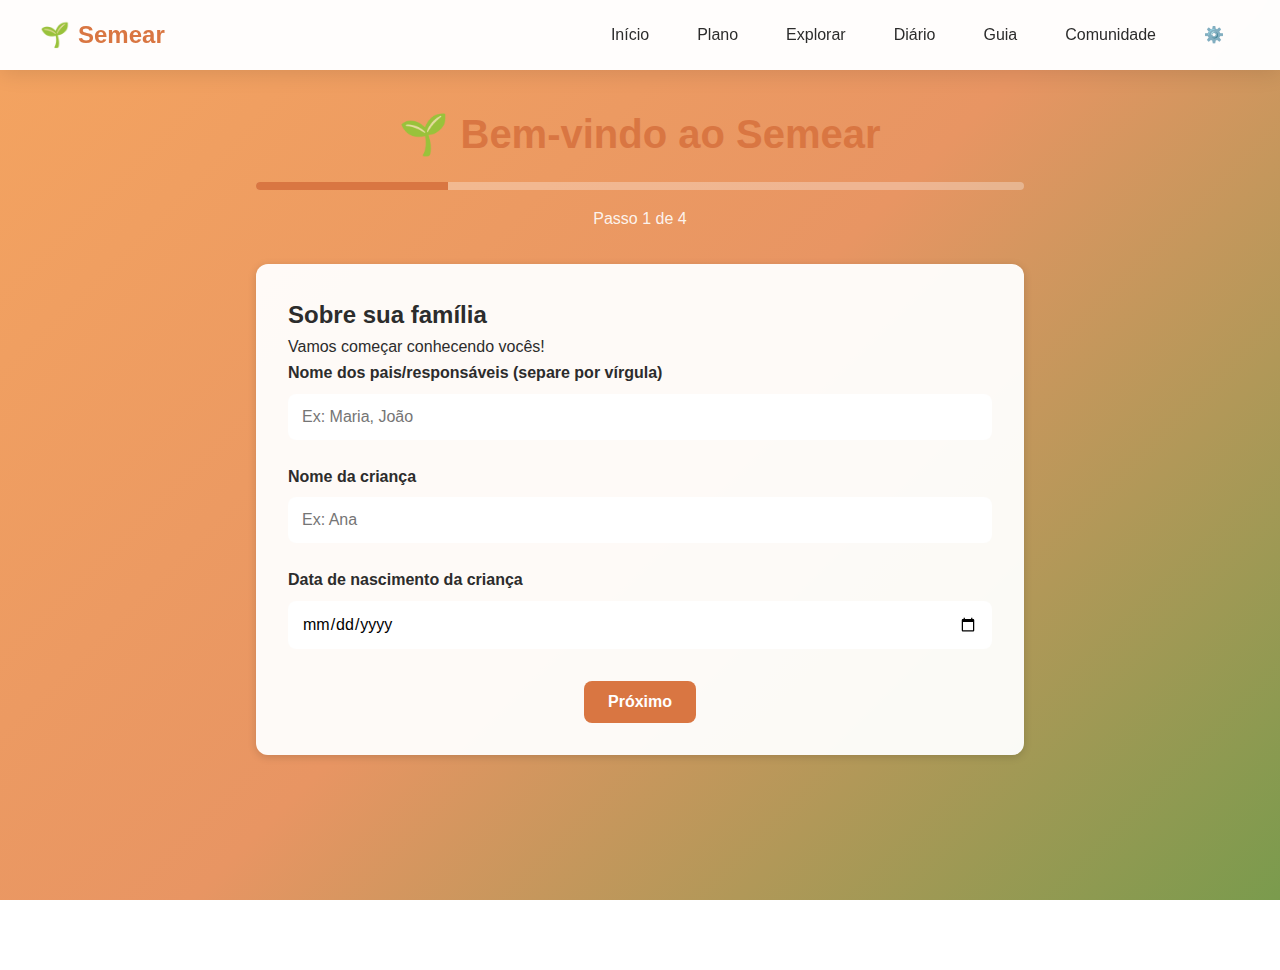
<file: index.html>
<!DOCTYPE html>
<html lang="pt-BR">
<head>
  <meta charset="UTF-8">
  <meta name="viewport" content="width=device-width, initial-scale=1.0">
  <meta name="description" content="Semear - Programa educacional para famílias brasileiras protagonistas na formação de seus filhos">
  <meta name="theme-color" content="#2d5016">
  
  <title>Semear - Educação com Valores e Cultura Brasileira</title>
  
  <!-- Favicon -->
  <link rel="icon" href="data:image/svg+xml,<svg xmlns='http://www.w3.org/2000/svg' viewBox='0 0 100 100'><text y='.9em' font-size='90'>🌱</text></svg>">
  
  <!-- Manifest PWA -->
  <link rel="manifest" href="/manifest.json">
  
  <!-- Styles -->
  <link rel="stylesheet" href="/assets/css/styles.css">
  
  <!-- Apple Touch Icon -->
  <link rel="apple-touch-icon" href="data:image/svg+xml,<svg xmlns='http://www.w3.org/2000/svg' viewBox='0 0 100 100'><text y='.9em' font-size='90'>🌱</text></svg>">
</head>
<body>
  <!-- Navegação -->
  <nav>
    <div class="nav-container">
      <a href="/" class="nav-brand" data-link>
        <span>🌱</span>
        <span>Semear</span>
      </a>
      
      <ul class="nav-links">
        <li><a href="/" data-link>Início</a></li>
        <li><a href="/weekly-plan" data-link>Plano</a></li>
        <li><a href="/explorer" data-link>Explorar</a></li>
        <li><a href="/diary" data-link>Diário</a></li>
        <li><a href="/guide" data-link>Guia</a></li>
        <li><a href="/community" data-link>Comunidade</a></li>
        <li><a href="/settings" data-link>⚙️</a></li>
      </ul>
    </div>
  </nav>

  <!-- Conteúdo Principal -->
  <div id="app">
    <div class="container">
      <div style="text-align: center; padding: 4rem 1rem;">
        <h1 style="font-size: 3rem; color: #2d5016;">🌱</h1>
        <p style="color: #666;">Carregando...</p>
      </div>
    </div>
  </div>

  <!-- Scripts -->
  <script type="module" src="/assets/js/app.js"></script>
  
  <!-- Service Worker Registration -->
  <script>
    if ('serviceWorker' in navigator) {
      window.addEventListener('load', () => {
        navigator.serviceWorker.register('/service-worker.js')
          .then(registration => {
            console.log('Service Worker registrado:', registration);
          })
          .catch(error => {
            console.log('Erro ao registrar Service Worker:', error);
          });
      });
    }
  </script>
</body>
</html>
</file>
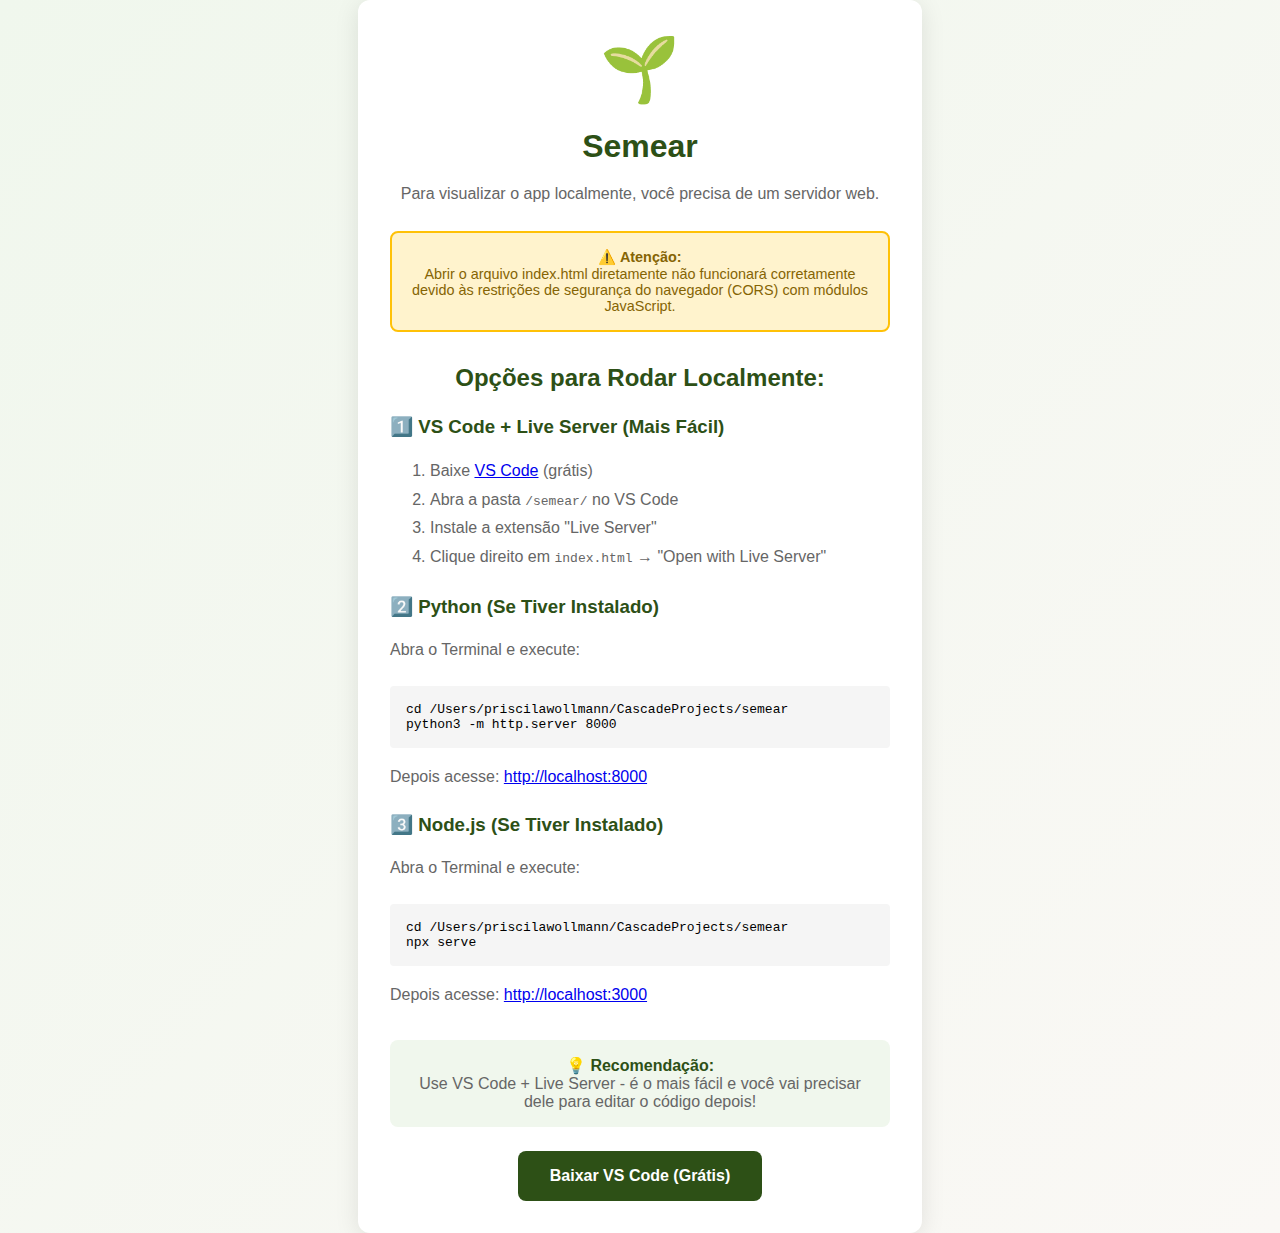
<file: ABRIR_NO_NAVEGADOR.html>
<!DOCTYPE html>
<html lang="pt-BR">
<head>
  <meta charset="UTF-8">
  <meta name="viewport" content="width=device-width, initial-scale=1.0">
  <title>Redirecionando para Semear...</title>
  <style>
    body {
      font-family: -apple-system, BlinkMacSystemFont, 'Segoe UI', Roboto, sans-serif;
      display: flex;
      justify-content: center;
      align-items: center;
      min-height: 100vh;
      margin: 0;
      background: linear-gradient(135deg, #f0f7ed 0%, #faf8f5 100%);
    }
    .container {
      text-align: center;
      padding: 2rem;
      background: white;
      border-radius: 12px;
      box-shadow: 0 4px 24px rgba(0,0,0,0.1);
      max-width: 500px;
    }
    h1 { color: #2d5016; margin-bottom: 1rem; }
    .emoji { font-size: 4rem; margin-bottom: 1rem; }
    p { color: #666; line-height: 1.6; margin-bottom: 1.5rem; }
    .btn {
      display: inline-block;
      padding: 1rem 2rem;
      background: #2d5016;
      color: white;
      text-decoration: none;
      border-radius: 8px;
      font-weight: 600;
      transition: all 0.3s;
    }
    .btn:hover {
      background: #4a7c2c;
      transform: translateY(-2px);
      box-shadow: 0 4px 12px rgba(0,0,0,0.2);
    }
    .warning {
      background: #fff3cd;
      border: 2px solid #ffc107;
      padding: 1rem;
      border-radius: 8px;
      margin-top: 1.5rem;
      color: #856404;
      font-size: 0.9rem;
    }
  </style>
</head>
<body>
  <div class="container">
    <div class="emoji">🌱</div>
    <h1>Semear</h1>
    <p>Para visualizar o app localmente, você precisa de um servidor web.</p>
    
    <div class="warning">
      <strong>⚠️ Atenção:</strong><br>
      Abrir o arquivo index.html diretamente não funcionará corretamente devido às restrições de segurança do navegador (CORS) com módulos JavaScript.
    </div>
    
    <h2 style="color: #2d5016; margin-top: 2rem;">Opções para Rodar Localmente:</h2>
    
    <div style="text-align: left; margin: 1.5rem 0;">
      <h3 style="color: #2d5016;">1️⃣ VS Code + Live Server (Mais Fácil)</h3>
      <ol style="color: #666; line-height: 1.8;">
        <li>Baixe <a href="https://code.visualstudio.com/" target="_blank">VS Code</a> (grátis)</li>
        <li>Abra a pasta <code>/semear/</code> no VS Code</li>
        <li>Instale a extensão "Live Server"</li>
        <li>Clique direito em <code>index.html</code> → "Open with Live Server"</li>
      </ol>
      
      <h3 style="color: #2d5016; margin-top: 1.5rem;">2️⃣ Python (Se Tiver Instalado)</h3>
      <p style="color: #666;">Abra o Terminal e execute:</p>
      <pre style="background: #f5f5f5; padding: 1rem; border-radius: 4px; overflow-x: auto;">cd /Users/priscilawollmann/CascadeProjects/semear
python3 -m http.server 8000</pre>
      <p style="color: #666;">Depois acesse: <a href="http://localhost:8000" target="_blank">http://localhost:8000</a></p>
      
      <h3 style="color: #2d5016; margin-top: 1.5rem;">3️⃣ Node.js (Se Tiver Instalado)</h3>
      <p style="color: #666;">Abra o Terminal e execute:</p>
      <pre style="background: #f5f5f5; padding: 1rem; border-radius: 4px; overflow-x: auto;">cd /Users/priscilawollmann/CascadeProjects/semear
npx serve</pre>
      <p style="color: #666;">Depois acesse: <a href="http://localhost:3000" target="_blank">http://localhost:3000</a></p>
    </div>
    
    <div style="margin-top: 2rem; padding: 1rem; background: #f0f7ed; border-radius: 8px;">
      <strong style="color: #2d5016;">💡 Recomendação:</strong><br>
      <span style="color: #666;">Use VS Code + Live Server - é o mais fácil e você vai precisar dele para editar o código depois!</span>
    </div>
    
    <a href="https://code.visualstudio.com/" target="_blank" class="btn" style="margin-top: 1.5rem;">
      Baixar VS Code (Grátis)
    </a>
  </div>
</body>
</html>
</file>
<file: assets/css/styles.css>
/* styles.css - Estilos do Semear */

/* Reset e Base */
* {
  margin: 0;
  padding: 0;
  box-sizing: border-box;
}

:root {
  /* Paleta inspirada na fauna brasileira - tons quentes e naturais */
  --primary: #d97642;
  --primary-light: #e89563;
  --primary-dark: #c25e2f;
  --secondary: #7a9b4d;
  --accent: #f4a460;
  --bg: linear-gradient(135deg, #f4a460 0%, #7a9b4d 100%);
  --bg-card: rgba(255, 255, 255, 0.95);
  --text: #2c2c2c;
  --text-light: rgba(255, 255, 255, 0.9);
  --text-dark: #1a1a1a;
  --border: rgba(255, 255, 255, 0.3);
  --success: #7a9b4d;
  --danger: #d97642;
  --shadow: rgba(0, 0, 0, 0.15);
  --overlay: rgba(217, 118, 66, 0.85);
}

body {
  font-family: -apple-system, BlinkMacSystemFont, 'Segoe UI', Roboto, 'Helvetica Neue', Arial, sans-serif;
  background: linear-gradient(135deg, #f4a460 0%, #e89563 50%, #7a9b4d 100%);
  background-attachment: fixed;
  color: var(--text);
  line-height: 1.6;
  overflow-x: hidden;
  min-height: 100vh;
}

/* Layout Principal */
#app {
  min-height: 100vh;
  padding-bottom: 80px;
}

/* Navegação */
nav {
  background: rgba(255, 255, 255, 0.98);
  backdrop-filter: blur(10px);
  border-bottom: none;
  padding: 1rem;
  position: sticky;
  top: 0;
  z-index: 100;
  box-shadow: 0 4px 20px rgba(0, 0, 0, 0.1);
}

.nav-container {
  max-width: 1200px;
  margin: 0 auto;
  display: flex;
  justify-content: space-between;
  align-items: center;
  flex-wrap: wrap;
  gap: 1rem;
}

.nav-brand {
  font-size: 1.5rem;
  font-weight: bold;
  color: var(--primary);
  text-decoration: none;
  display: flex;
  align-items: center;
  gap: 0.5rem;
}

.nav-links {
  display: flex;
  gap: 1rem;
  list-style: none;
  flex-wrap: wrap;
}

.nav-links a {
  color: var(--text);
  text-decoration: none;
  padding: 0.5rem 1rem;
  border-radius: 8px;
  transition: all 0.3s;
}

.nav-links a:hover,
.nav-links a.active {
  background: var(--primary);
  color: white;
}

/* Containers */
.container {
  max-width: 1200px;
  margin: 0 auto;
  padding: 2rem 1rem;
}

/* Headers */
.page-header,
.onboarding-header,
.plan-header,
.explorer-header,
.guide-header,
.community-header,
.diary-header,
.settings-header,
.home-header {
  text-align: center;
  margin-bottom: 2rem;
}

.page-header h1,
.onboarding-header h1,
.plan-header h1,
.explorer-header h1,
.guide-header h1,
.community-header h1,
.diary-header h1,
.settings-header h1,
.home-header h1 {
  font-size: 2.5rem;
  color: var(--primary);
  margin-bottom: 0.5rem;
}

.child-name,
.week-date,
.home-greeting {
  color: var(--text-light);
  font-size: 1.1rem;
}

/* Botões */
.btn {
  padding: 0.75rem 1.5rem;
  border: none;
  border-radius: 8px;
  font-size: 1rem;
  font-weight: 600;
  cursor: pointer;
  transition: all 0.3s;
  text-decoration: none;
  display: inline-block;
  text-align: center;
}

.btn-primary {
  background: var(--primary);
  color: white;
}

.btn-primary:hover {
  background: var(--primary-light);
  transform: translateY(-2px);
  box-shadow: 0 4px 12px var(--shadow);
}

.btn-secondary {
  background: var(--secondary);
  color: white;
}

.btn-secondary:hover {
  background: #6d5838;
  transform: translateY(-2px);
}

.btn-danger {
  background: var(--danger);
  color: white;
}

.btn-danger:hover {
  background: #a33629;
}

.btn-small {
  padding: 0.5rem 1rem;
  font-size: 0.9rem;
}

.btn-large {
  padding: 1rem 2rem;
  font-size: 1.1rem;
}

.button-group {
  display: flex;
  gap: 1rem;
  justify-content: center;
  margin-top: 2rem;
  flex-wrap: wrap;
}

/* Forms */
.form-group {
  margin-bottom: 1.5rem;
}

.form-group label {
  display: block;
  margin-bottom: 0.5rem;
  font-weight: 600;
  color: var(--text);
}

.form-input,
.form-select,
.form-textarea {
  width: 100%;
  padding: 0.75rem;
  border: 2px solid var(--border);
  border-radius: 8px;
  font-size: 1rem;
  font-family: inherit;
  transition: border-color 0.3s;
}

.form-input:focus,
.form-select:focus,
.form-textarea:focus {
  outline: none;
  border-color: var(--primary);
}

.form-textarea {
  min-height: 100px;
  resize: vertical;
}

.form-range {
  width: 100%;
  height: 8px;
  border-radius: 4px;
  background: var(--border);
  outline: none;
}

.range-value {
  text-align: center;
  margin-top: 0.5rem;
  font-weight: 600;
  color: var(--primary);
}

/* Cards */
.card,
.value-card,
.style-card,
.resource-card,
.resource-card-compact,
.home-card {
  background: var(--bg-card);
  border-radius: 12px;
  padding: 1.5rem;
  box-shadow: 0 2px 8px var(--shadow);
  transition: all 0.3s;
}

.card:hover,
.home-card:hover {
  transform: translateY(-4px);
  box-shadow: 0 4px 16px var(--shadow);
}

/* Onboarding */
.onboarding-container {
  max-width: 800px;
  margin: 0 auto;
  padding: 2rem 1rem;
}

.progress-bar {
  width: 100%;
  height: 8px;
  background: var(--border);
  border-radius: 4px;
  overflow: hidden;
  margin: 1rem 0;
}

.progress-fill {
  height: 100%;
  background: var(--primary);
  transition: width 0.3s;
}

.step-indicator {
  text-align: center;
  color: var(--text-light);
  margin-bottom: 2rem;
}

.step-content {
  background: var(--bg-card);
  padding: 2rem;
  border-radius: 12px;
  box-shadow: 0 2px 8px var(--shadow);
}

.values-grid,
.styles-grid {
  display: grid;
  grid-template-columns: repeat(auto-fill, minmax(250px, 1fr));
  gap: 1rem;
  margin: 1.5rem 0;
}

.value-card,
.style-card {
  cursor: pointer;
  border: 2px solid var(--border);
}

.value-card.selected,
.style-card.selected {
  border-color: var(--primary);
  background: #f0f7ed;
}

.value-card h3,
.style-card h3 {
  color: var(--primary);
  margin-bottom: 0.5rem;
}

/* Weekly Plan */
.weekly-plan-container,
.explorer-container,
.guide-container,
.community-container,
.diary-container,
.settings-container,
.home-container {
  max-width: 1200px;
  margin: 0 auto;
  padding: 2rem 1rem;
}

.plan-content,
.explorer-results,
.guide-content,
.community-content,
.diary-content,
.settings-content {
  margin-top: 2rem;
}

.resource-card {
  margin-bottom: 2rem;
}

.resource-header,
.card-header {
  display: flex;
  gap: 1rem;
  align-items: flex-start;
  margin-bottom: 1rem;
}

.resource-icon,
.card-icon,
.style-icon {
  font-size: 2rem;
}

.resource-type,
.card-type {
  display: inline-block;
  background: var(--accent);
  color: white;
  padding: 0.25rem 0.75rem;
  border-radius: 4px;
  font-size: 0.85rem;
  font-weight: 600;
  margin-bottom: 0.5rem;
}

.resource-cultural,
.card-cultural {
  background: #f0f7ed;
  padding: 1rem;
  border-radius: 8px;
  border-left: 4px solid var(--primary);
  margin: 1rem 0;
  font-style: italic;
}

.resource-instructions,
.resource-materials {
  margin: 1rem 0;
}

.resource-instructions h4,
.resource-materials h4 {
  color: var(--primary);
  margin-bottom: 0.5rem;
}

.resource-instructions ol,
.resource-materials ul {
  margin-left: 1.5rem;
}

.resource-meta,
.card-meta {
  display: flex;
  gap: 1rem;
  flex-wrap: wrap;
  margin: 1rem 0;
  color: var(--text-light);
  font-size: 0.9rem;
}

/* Checklist */
.plan-checklist,
.checklist {
  background: var(--bg-card);
  padding: 1.5rem;
  border-radius: 12px;
  box-shadow: 0 2px 8px var(--shadow);
  margin: 2rem 0;
}

.checklist-item {
  display: flex;
  align-items: center;
  gap: 0.75rem;
  padding: 0.75rem;
  margin: 0.5rem 0;
  border-radius: 8px;
  cursor: pointer;
  transition: background 0.3s;
}

.checklist-item:hover {
  background: var(--bg);
}

.checklist-item input[type="checkbox"] {
  width: 20px;
  height: 20px;
  cursor: pointer;
}

/* Explorer */
.explorer-filters {
  background: var(--bg-card);
  padding: 1.5rem;
  border-radius: 12px;
  box-shadow: 0 2px 8px var(--shadow);
  margin-bottom: 2rem;
}

.filters-grid {
  display: grid;
  grid-template-columns: repeat(auto-fit, minmax(200px, 1fr));
  gap: 1.5rem;
}

.filter-group label {
  display: block;
  font-weight: 600;
  margin-bottom: 0.5rem;
  color: var(--primary);
}

.filter-chips {
  display: flex;
  flex-wrap: wrap;
  gap: 0.5rem;
}

.chip {
  display: inline-block;
  padding: 0.5rem 1rem;
  background: var(--bg);
  border: 2px solid var(--border);
  border-radius: 20px;
  cursor: pointer;
  transition: all 0.3s;
  font-size: 0.9rem;
}

.chip input[type="checkbox"] {
  display: none;
}

.chip.selected {
  background: var(--primary);
  color: white;
  border-color: var(--primary);
}

.resources-grid {
  display: grid;
  grid-template-columns: repeat(auto-fill, minmax(300px, 1fr));
  gap: 1.5rem;
}

.card-tags,
.moment-tags,
.modal-values {
  display: flex;
  flex-wrap: wrap;
  gap: 0.5rem;
  margin: 0.75rem 0;
}

.tag {
  display: inline-block;
  background: var(--accent);
  color: white;
  padding: 0.25rem 0.75rem;
  border-radius: 12px;
  font-size: 0.85rem;
}

/* Guide */
.style-guide-card {
  background: var(--bg-card);
  padding: 2rem;
  border-radius: 12px;
  box-shadow: 0 2px 8px var(--shadow);
  margin-bottom: 2rem;
}

.style-guide-header {
  display: flex;
  align-items: center;
  gap: 1rem;
  margin-bottom: 1.5rem;
}

.style-guide-header h2 {
  color: var(--primary);
}

.style-description {
  font-size: 1.1rem;
  color: var(--text-light);
  margin-bottom: 1.5rem;
}

.style-section {
  margin: 1.5rem 0;
}

.style-section h3 {
  color: var(--primary);
  margin-bottom: 0.75rem;
}

.style-section.highlight {
  background: #f0f7ed;
  padding: 1.5rem;
  border-radius: 8px;
  border-left: 4px solid var(--primary);
}

.style-section ul {
  margin-left: 1.5rem;
}

.style-section li {
  margin: 0.5rem 0;
}

/* Community */
.community-section {
  background: var(--bg-card);
  padding: 2rem;
  border-radius: 12px;
  box-shadow: 0 2px 8px var(--shadow);
  margin-bottom: 2rem;
}

.community-section.highlight {
  background: #f0f7ed;
  border: 2px solid var(--primary);
}

.community-section h2 {
  color: var(--primary);
  margin-bottom: 1rem;
}

.community-links {
  display: flex;
  gap: 1rem;
  flex-wrap: wrap;
  margin: 1.5rem 0;
}

.community-guidelines ul,
.meet-details ul {
  margin-left: 1.5rem;
}

.community-guidelines li,
.meet-details li {
  margin: 0.75rem 0;
}

.resource-item,
.idea-card {
  background: var(--bg);
  padding: 1.5rem;
  border-radius: 8px;
  margin-bottom: 1rem;
}

.resource-item h3,
.idea-card h3 {
  color: var(--primary);
  margin-bottom: 0.5rem;
}

/* Diary */
.progress-section {
  background: var(--bg-card);
  padding: 2rem;
  border-radius: 12px;
  box-shadow: 0 2px 8px var(--shadow);
  margin-bottom: 2rem;
}

.progress-bar-large {
  width: 100%;
  height: 20px;
  background: var(--border);
  border-radius: 10px;
  overflow: hidden;
  margin: 1rem 0;
}

.progress-text {
  text-align: center;
  font-weight: 600;
  color: var(--primary);
}

.progress-checklist {
  margin-top: 1.5rem;
}

.progress-item {
  display: flex;
  align-items: center;
  gap: 0.75rem;
  padding: 0.5rem;
  margin: 0.5rem 0;
}

.progress-item.done {
  opacity: 0.6;
}

.moments-section,
.reflection-section {
  background: var(--bg-card);
  padding: 2rem;
  border-radius: 12px;
  box-shadow: 0 2px 8px var(--shadow);
  margin-bottom: 2rem;
}

.moments-grid {
  display: grid;
  grid-template-columns: repeat(auto-fill, minmax(300px, 1fr));
  gap: 1.5rem;
  margin-top: 1.5rem;
}

.moment-card {
  background: var(--bg);
  padding: 1.5rem;
  border-radius: 8px;
  border-left: 4px solid var(--accent);
}

.moment-header {
  display: flex;
  justify-content: space-between;
  align-items: center;
  margin-bottom: 1rem;
}

.moment-rating {
  color: #ffd700;
  font-size: 1.2rem;
}

.moment-delete {
  background: none;
  border: none;
  cursor: pointer;
  font-size: 1.2rem;
  opacity: 0.6;
  transition: opacity 0.3s;
}

.moment-delete:hover {
  opacity: 1;
}

.moment-text {
  margin: 1rem 0;
  line-height: 1.6;
}

.moment-date {
  font-size: 0.85rem;
  color: var(--text-light);
  margin-top: 1rem;
}

/* Settings */
.settings-section {
  background: var(--bg-card);
  padding: 2rem;
  border-radius: 12px;
  box-shadow: 0 2px 8px var(--shadow);
  margin-bottom: 2rem;
}

.settings-section h2 {
  color: var(--primary);
  margin-bottom: 1rem;
}

.profile-info,
.data-stats {
  background: var(--bg);
  padding: 1.5rem;
  border-radius: 8px;
  margin: 1rem 0;
}

.data-actions {
  display: flex;
  gap: 1rem;
  flex-wrap: wrap;
  margin: 1.5rem 0;
}

.data-warning {
  background: #fff3cd;
  border: 2px solid #ffc107;
  padding: 1.5rem;
  border-radius: 8px;
  margin-top: 2rem;
}

.data-warning h3 {
  color: #856404;
  margin-bottom: 0.5rem;
}

/* Home */
.home-cards {
  display: grid;
  grid-template-columns: repeat(auto-fill, minmax(280px, 1fr));
  gap: 1.5rem;
  margin: 2rem 0;
}

.home-card {
  cursor: pointer;
  text-align: center;
}

.home-card .card-icon {
  font-size: 3rem;
  margin-bottom: 1rem;
}

.home-card h2 {
  color: var(--primary);
  margin-bottom: 0.5rem;
}

.card-progress {
  margin-top: 1rem;
}

.progress-bar-small {
  width: 100%;
  height: 6px;
  background: var(--border);
  border-radius: 3px;
  overflow: hidden;
  margin: 0.5rem 0;
}

.card-cta {
  color: var(--primary);
  font-weight: 600;
  margin-top: 1rem;
}

.card-stat {
  color: var(--text-light);
  font-size: 0.9rem;
  margin-top: 0.5rem;
}

.home-tips {
  background: #f0f7ed;
  padding: 2rem;
  border-radius: 12px;
  border-left: 4px solid var(--primary);
  margin-top: 2rem;
}

.home-tips h3 {
  color: var(--primary);
  margin-bottom: 0.5rem;
}

/* Modal */
.modal {
  position: fixed;
  top: 0;
  left: 0;
  width: 100%;
  height: 100%;
  background: rgba(0, 0, 0, 0.5);
  display: flex;
  justify-content: center;
  align-items: center;
  z-index: 1000;
  padding: 1rem;
}

.modal-content {
  background: var(--bg-card);
  border-radius: 12px;
  max-width: 600px;
  width: 100%;
  max-height: 90vh;
  overflow-y: auto;
  box-shadow: 0 4px 24px rgba(0, 0, 0, 0.2);
}

.modal-content.modal-large {
  max-width: 900px;
}

.modal-header {
  padding: 1.5rem;
  border-bottom: 1px solid var(--border);
  display: flex;
  justify-content: space-between;
  align-items: center;
}

.modal-header h2 {
  color: var(--primary);
  display: flex;
  align-items: center;
  gap: 0.5rem;
}

.modal-close {
  background: none;
  border: none;
  font-size: 2rem;
  cursor: pointer;
  color: var(--text-light);
  transition: color 0.3s;
}

.modal-close:hover {
  color: var(--text);
}

.modal-body {
  padding: 1.5rem;
}

.modal-icon {
  font-size: 2rem;
}

.modal-cultural {
  background: #f0f7ed;
  padding: 1rem;
  border-radius: 8px;
  margin: 1rem 0;
}

.modal-meta {
  display: flex;
  gap: 1rem;
  flex-wrap: wrap;
  margin: 1rem 0;
  padding: 1rem;
  background: var(--bg);
  border-radius: 8px;
}

.detail-section {
  margin: 1.5rem 0;
}

.detail-section h4 {
  color: var(--primary);
  margin-bottom: 0.5rem;
}

.lyrics {
  font-style: italic;
  line-height: 1.8;
}

/* Rating Input */
.rating-input {
  display: flex;
  gap: 0.5rem;
  margin: 1rem 0;
}

.star-btn {
  background: none;
  border: none;
  font-size: 2rem;
  cursor: pointer;
  opacity: 0.3;
  transition: opacity 0.3s;
}

.star-btn.selected,
.star-btn:hover {
  opacity: 1;
}

/* History */
.history-list {
  display: flex;
  flex-direction: column;
  gap: 1rem;
}

.history-item {
  background: var(--bg);
  padding: 1.5rem;
  border-radius: 8px;
  border-left: 4px solid var(--primary);
}

.history-item h3 {
  color: var(--primary);
  margin-bottom: 0.5rem;
}

.history-reflection {
  margin: 1rem 0;
  font-style: italic;
}

.moments-list {
  display: flex;
  flex-direction: column;
  gap: 1rem;
  margin: 1rem 0;
}

.moment-detail {
  background: var(--bg);
  padding: 1rem;
  border-radius: 8px;
}

/* Placeholders */
.no-results,
.no-moments,
.community-placeholder,
.meet-placeholder {
  text-align: center;
  padding: 3rem 1rem;
  color: var(--text-light);
}

/* Error Page */
.error-page {
  text-align: center;
  padding: 4rem 1rem;
}

.error-page h1 {
  font-size: 4rem;
  color: var(--primary);
  margin-bottom: 1rem;
}

/* Responsividade */
@media (max-width: 768px) {
  .nav-container {
    flex-direction: column;
  }

  .nav-links {
    width: 100%;
    justify-content: center;
  }

  .page-header h1,
  .onboarding-header h1,
  .plan-header h1,
  .home-header h1 {
    font-size: 2rem;
  }

  .values-grid,
  .styles-grid,
  .resources-grid,
  .home-cards {
    grid-template-columns: 1fr;
  }

  .filters-grid {
    grid-template-columns: 1fr;
  }

  .button-group,
  .data-actions,
  .community-links {
    flex-direction: column;
  }

  .btn {
    width: 100%;
  }

  .moments-grid {
    grid-template-columns: 1fr;
  }
}

/* Animações */
@keyframes fadeIn {
  from {
    opacity: 0;
    transform: translateY(20px);
  }
  to {
    opacity: 1;
    transform: translateY(0);
  }
}

.step-content,
.resource-card,
.home-card {
  animation: fadeIn 0.5s ease-out;
}

/* Acessibilidade */
:focus-visible {
  outline: 3px solid var(--primary);
  outline-offset: 2px;
}

/* Hero Section - Inspirado na fauna brasileira */
.hero-section {
  padding: 4rem 2rem;
  text-align: center;
  border-radius: 0 0 30px 30px;
  box-shadow: 0 10px 40px rgba(0, 0, 0, 0.2);
  margin-bottom: 3rem;
  position: relative;
  overflow: hidden;
  min-height: 500px;
  display: flex;
  align-items: center;
  justify-content: center;
}

.hero-image {
  position: absolute;
  top: 0;
  left: 0;
  right: 0;
  bottom: 0;
  z-index: 0;
}

.hero-image img {
  width: 100%;
  height: 100%;
  object-fit: cover;
  object-position: center;
}

.hero-overlay {
  position: absolute;
  top: 0;
  left: 0;
  right: 0;
  bottom: 0;
  background: linear-gradient(135deg, rgba(244, 164, 96, 0.85) 0%, rgba(232, 149, 99, 0.85) 50%, rgba(122, 155, 77, 0.85) 100%);
  z-index: 1;
}

.hero-section::before {
  content: '';
  position: absolute;
  top: 0;
  left: 0;
  right: 0;
  bottom: 0;
  background: url('data:image/svg+xml,<svg xmlns="http://www.w3.org/2000/svg" viewBox="0 0 100 100"><text y="50" font-size="40" opacity="0.1">🦜🌿🦋🌺</text></svg>') repeat;
  opacity: 0.1;
  pointer-events: none;
}

.hero-content {
  position: relative;
  z-index: 2;
  max-width: 900px;
  margin: 0 auto;
}

.hero-title {
  font-size: 3rem;
  font-weight: 700;
  color: white;
  margin-bottom: 1.5rem;
  text-shadow: 2px 2px 4px rgba(0, 0, 0, 0.3);
  line-height: 1.2;
}

.hero-subtitle {
  font-size: 1.3rem;
  color: rgba(255, 255, 255, 0.95);
  margin-bottom: 2rem;
  line-height: 1.6;
  text-shadow: 1px 1px 2px rgba(0, 0, 0, 0.2);
}

.hero-badges {
  display: flex;
  gap: 1rem;
  justify-content: center;
  flex-wrap: wrap;
  margin-top: 2rem;
}

.badge {
  background: rgba(255, 255, 255, 0.95);
  color: var(--primary-dark);
  padding: 0.75rem 1.5rem;
  border-radius: 25px;
  font-weight: 600;
  font-size: 1rem;
  box-shadow: 0 4px 12px rgba(0, 0, 0, 0.15);
  transition: all 0.3s;
}

.badge:hover {
  transform: translateY(-2px);
  box-shadow: 0 6px 16px rgba(0, 0, 0, 0.2);
}

.home-welcome {
  text-align: center;
  margin: 2rem auto 3rem;
  max-width: 800px;
  padding: 0 1rem;
}

.home-greeting {
  font-size: 1.3rem;
  color: var(--text-dark);
  font-weight: 500;
}

/* Home Cards - Estilo mais quente */
.home-cards {
  display: grid;
  grid-template-columns: repeat(auto-fill, minmax(280px, 1fr));
  gap: 2rem;
  margin: 2rem 0;
  padding: 0 1rem;
}

.home-card {
  background: rgba(255, 255, 255, 0.95);
  border-radius: 16px;
  padding: 2rem;
  box-shadow: 0 8px 24px rgba(0, 0, 0, 0.12);
  transition: all 0.3s;
  cursor: pointer;
  text-align: center;
  border: 2px solid transparent;
}

.home-card:hover {
  transform: translateY(-8px);
  box-shadow: 0 12px 32px rgba(0, 0, 0, 0.18);
  border-color: var(--primary);
}

.home-card .card-icon {
  font-size: 3.5rem;
  margin-bottom: 1rem;
  filter: drop-shadow(2px 2px 4px rgba(0, 0, 0, 0.1));
}

.home-card h2 {
  color: var(--primary);
  margin-bottom: 0.75rem;
  font-size: 1.5rem;
}

.home-card p {
  color: var(--text);
  line-height: 1.6;
}

.home-tips {
  background: linear-gradient(135deg, rgba(122, 155, 77, 0.9), rgba(232, 149, 99, 0.9));
  padding: 2rem;
  border-radius: 16px;
  margin: 3rem 1rem;
  box-shadow: 0 8px 24px rgba(0, 0, 0, 0.12);
}

.home-tips h3 {
  color: white;
  margin-bottom: 1rem;
  font-size: 1.5rem;
}

.home-tips p {
  color: rgba(255, 255, 255, 0.95);
  font-size: 1.1rem;
  line-height: 1.6;
}

/* Print */
@media print {
  nav,
  .button-group,
  .plan-actions,
  .diary-actions,
  .data-actions {
    display: none;
  }
}

/* Página Sobre */
.about-container {
  max-width: 1000px;
  margin: 0 auto;
  padding: 2rem 1rem;
}

.about-hero {
  text-align: center;
  padding: 3rem 1rem;
  background: linear-gradient(135deg, rgba(244, 164, 96, 0.1), rgba(122, 155, 77, 0.1));
  border-radius: 16px;
  margin-bottom: 3rem;
}

.about-hero h1 {
  font-size: 3rem;
  color: var(--primary);
  margin-bottom: 1rem;
}

.about-tagline {
  font-size: 1.5rem;
  color: var(--text);
  font-style: italic;
}

.about-content {
  display: flex;
  flex-direction: column;
  gap: 3rem;
}

.about-section {
  background: var(--bg-card);
  padding: 2.5rem;
  border-radius: 16px;
  box-shadow: 0 4px 16px rgba(0, 0, 0, 0.08);
}

.about-section.highlight {
  background: linear-gradient(135deg, rgba(244, 164, 96, 0.05), rgba(122, 155, 77, 0.05));
  border-left: 4px solid var(--primary);
}

.about-section h2 {
  color: var(--primary);
  font-size: 2rem;
  margin-bottom: 1.5rem;
}

.about-section p {
  line-height: 1.8;
  margin-bottom: 1rem;
  font-size: 1.1rem;
}

.about-section ul {
  margin-left: 2rem;
  line-height: 2;
}

.about-section li {
  margin: 0.75rem 0;
  font-size: 1.05rem;
}

.founder-card {
  background: linear-gradient(135deg, rgba(244, 164, 96, 0.08), rgba(122, 155, 77, 0.08));
  padding: 2rem;
  border-radius: 12px;
  border-left: 4px solid var(--accent);
}

.founder-content h3 {
  color: var(--primary);
  font-size: 1.8rem;
  margin-bottom: 0.5rem;
}

.founder-title {
  color: var(--text-light);
  font-size: 1.1rem;
  margin-bottom: 1.5rem;
  font-weight: 600;
}

.founder-content blockquote {
  background: rgba(255, 255, 255, 0.8);
  padding: 1.5rem;
  border-left: 4px solid var(--primary);
  margin: 2rem 0;
  font-style: italic;
  font-size: 1.1rem;
  line-height: 1.8;
}

.culture-grid {
  display: grid;
  grid-template-columns: repeat(auto-fit, minmax(200px, 1fr));
  gap: 2rem;
  margin-top: 2rem;
}

.culture-item {
  text-align: center;
  padding: 1.5rem;
  background: rgba(255, 255, 255, 0.5);
  border-radius: 12px;
  transition: all 0.3s;
}

.culture-item:hover {
  transform: translateY(-4px);
  box-shadow: 0 8px 16px rgba(0, 0, 0, 0.1);
}

.culture-icon {
  font-size: 3rem;
  display: block;
  margin-bottom: 1rem;
}

.culture-item h4 {
  color: var(--primary);
  margin-bottom: 0.5rem;
}

.principles-list {
  display: flex;
  flex-direction: column;
  gap: 1.5rem;
  margin-top: 1.5rem;
}

.principle-item {
  display: flex;
  gap: 1.5rem;
  align-items: flex-start;
  padding: 1.5rem;
  background: rgba(255, 255, 255, 0.8);
  border-radius: 12px;
}

.principle-icon {
  font-size: 2.5rem;
  flex-shrink: 0;
}

.principle-item h4 {
  color: var(--primary);
  margin-bottom: 0.5rem;
}

.how-it-works {
  display: grid;
  grid-template-columns: repeat(auto-fit, minmax(200px, 1fr));
  gap: 2rem;
  margin-top: 2rem;
}

.step-card {
  text-align: center;
  padding: 2rem 1.5rem;
  background: rgba(255, 255, 255, 0.8);
  border-radius: 12px;
  position: relative;
}

.step-number {
  display: inline-block;
  width: 50px;
  height: 50px;
  line-height: 50px;
  background: var(--primary);
  color: white;
  border-radius: 50%;
  font-size: 1.5rem;
  font-weight: bold;
  margin-bottom: 1rem;
}

.step-card h4 {
  color: var(--primary);
  margin-bottom: 0.75rem;
}

.cta-section {
  text-align: center;
  background: linear-gradient(135deg, rgba(244, 164, 96, 0.15), rgba(122, 155, 77, 0.15)) !important;
  padding: 3rem 2rem !important;
}

.cta-section h2 {
  font-size: 2.5rem;
  margin-bottom: 1rem;
}

.cta-buttons {
  display: flex;
  gap: 1rem;
  justify-content: center;
  flex-wrap: wrap;
  margin-top: 2rem;
}

/* Responsividade Hero */
@media (max-width: 768px) {
  .hero-title {
    font-size: 2rem;
  }
  
  .hero-subtitle {
    font-size: 1.1rem;
  }
  
  .hero-badges {
    flex-direction: column;
    align-items: center;
  }
  
  .badge {
    width: 100%;
    max-width: 300px;
  }
  
  .about-hero h1 {
    font-size: 2rem;
  }
  
  .culture-grid,
  .how-it-works {
    grid-template-columns: 1fr;
  }
  
  .cta-buttons {
    flex-direction: column;
  }
  
  .cta-buttons .btn {
    width: 100%;
  }
}
</file>
